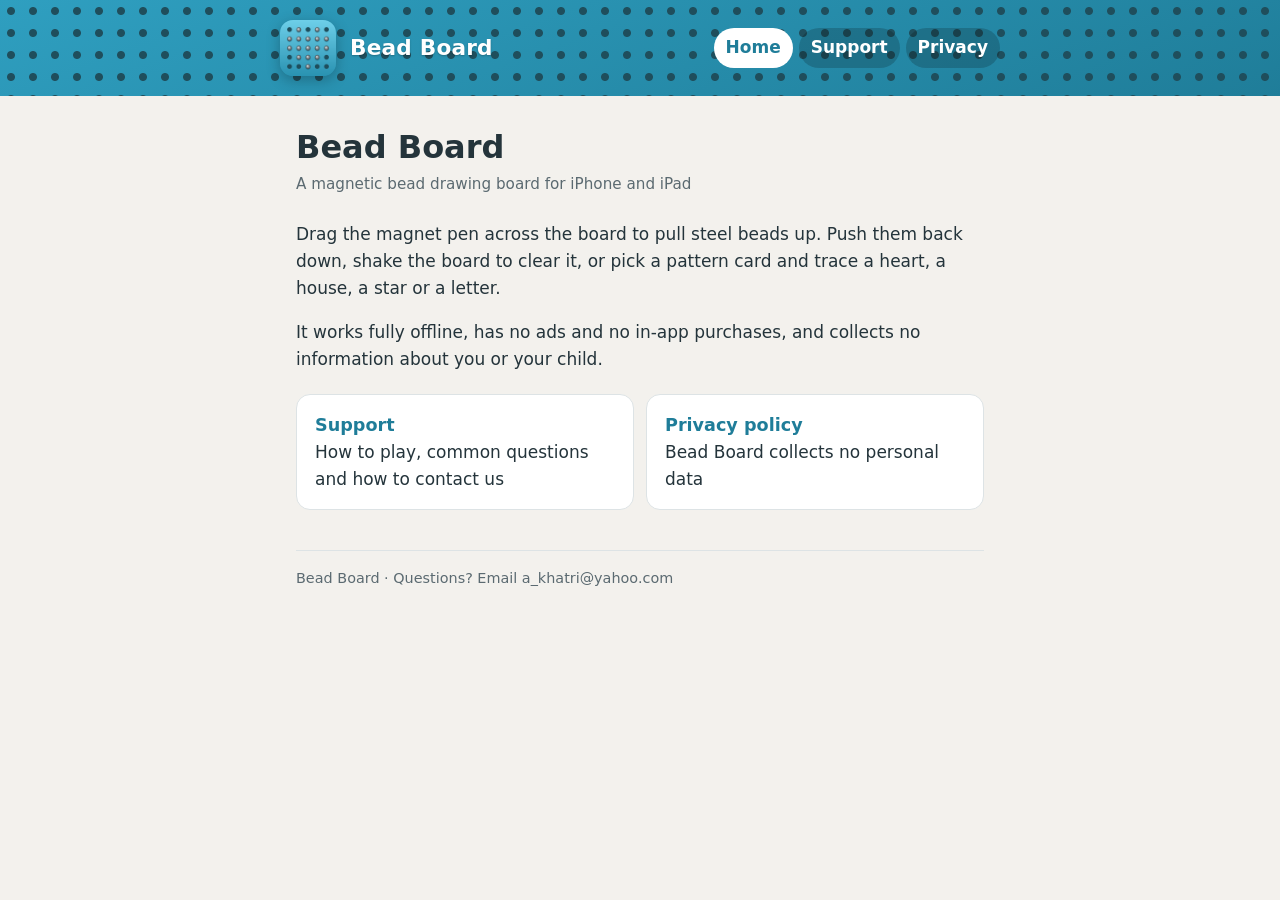
<file: index.html>
<!doctype html>
<html lang="en">
<head>
<meta charset="utf-8">
<meta name="viewport" content="width=device-width, initial-scale=1, viewport-fit=cover">
<title>Bead Board</title>
<meta name="description" content="Bead Board is a magnetic bead drawing board for iPhone and iPad.">
<link rel="icon" href="icon.png">
<link rel="stylesheet" href="style.css">
</head>
<body>
<header class="band"><div class="band-in">
  <img src="icon.png" alt="" width="56" height="56">
  <span class="name">Bead Board</span>
  <nav aria-label="Site">
    <a href="index.html" aria-current="page">Home</a>
    <a href="support.html">Support</a>
    <a href="privacy.html">Privacy</a>
  </nav>
</div></header>
<main>
  <h1>Bead Board</h1>
  <p class="meta">A magnetic bead drawing board for iPhone and iPad</p>
  <p>Drag the magnet pen across the board to pull steel beads up. Push them back down, shake the board to clear it, or pick a pattern card and trace a heart, a house, a star or a letter.</p>
  <p>It works fully offline, has no ads and no in-app purchases, and collects no information about you or your child.</p>
  <div class="cards">
    <a href="support.html"><strong>Support</strong>How to play, common questions and how to contact us</a>
    <a href="privacy.html"><strong>Privacy policy</strong>Bead Board collects no personal data</a>
  </div>
  <footer>Bead Board · Questions? Email <span class="addr-inline">a_khatri@yahoo.com</span></footer>
</main>
</body>
</html>
</file>
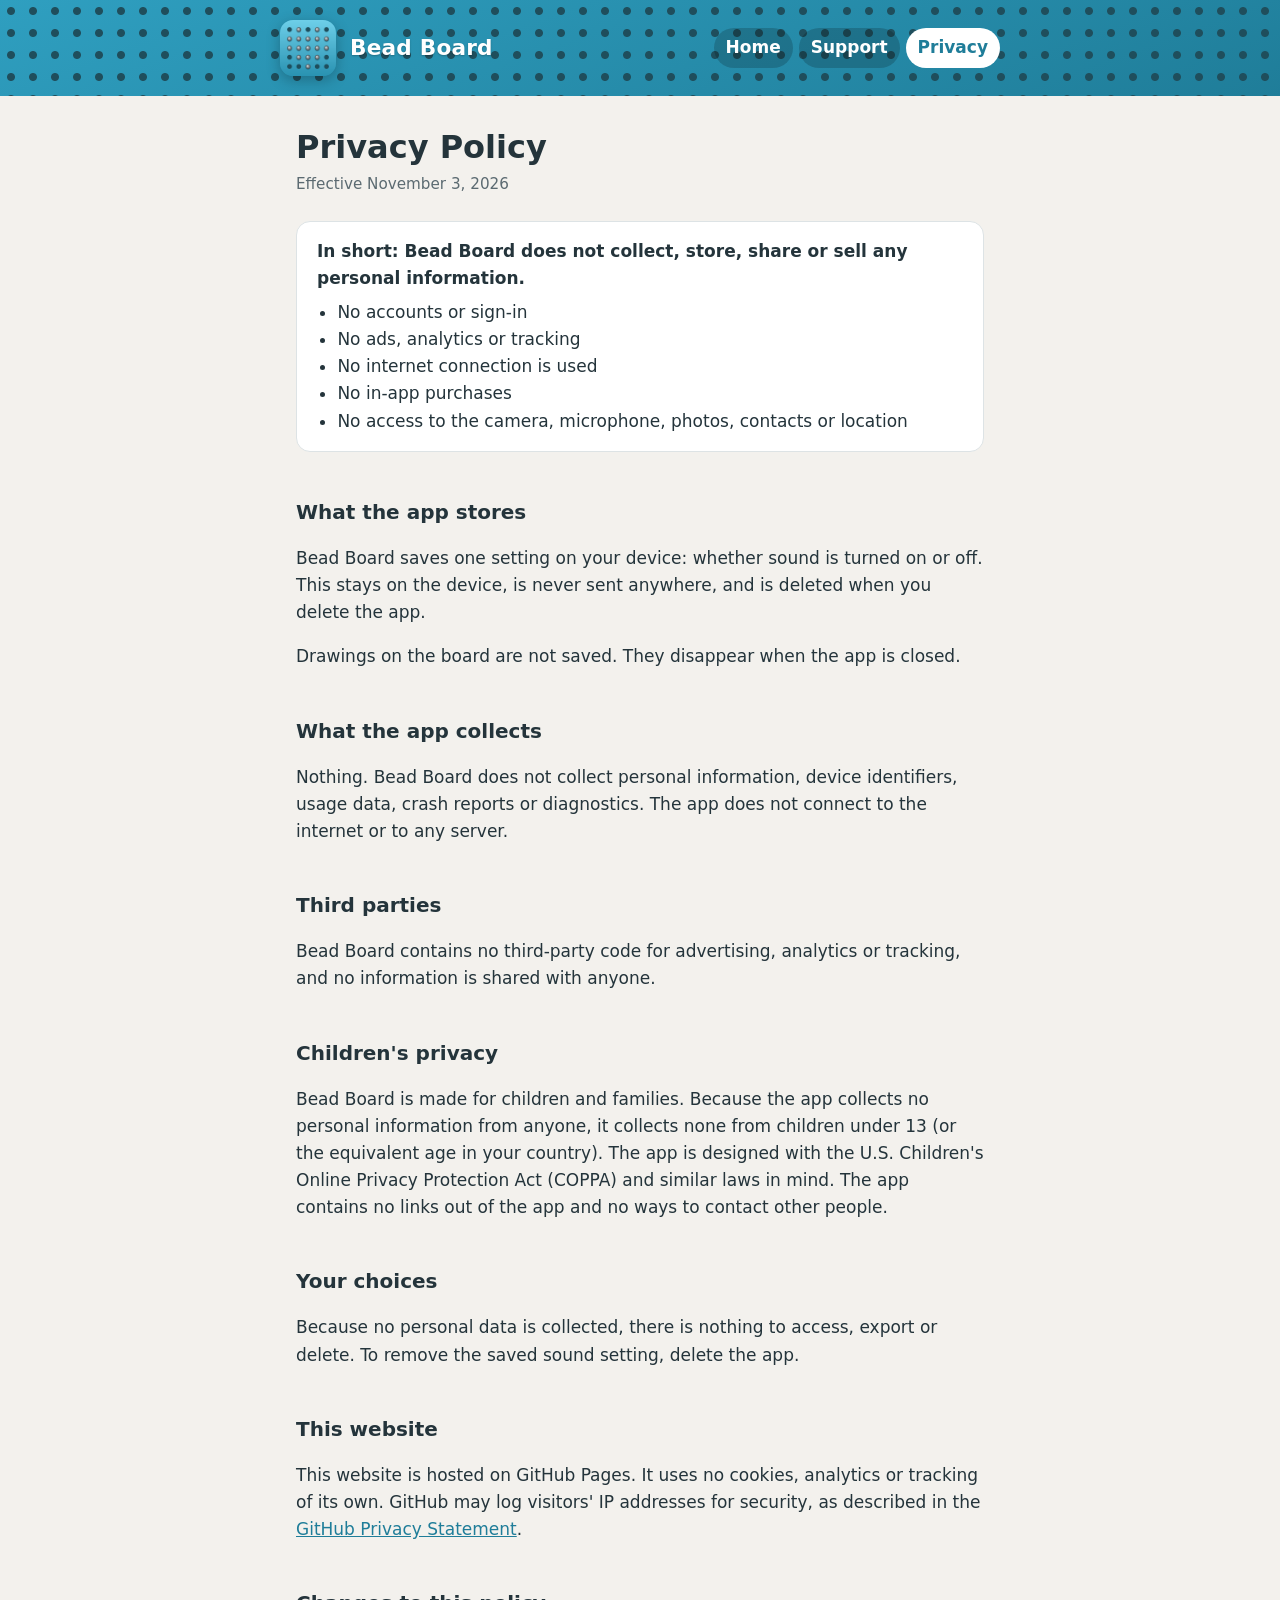
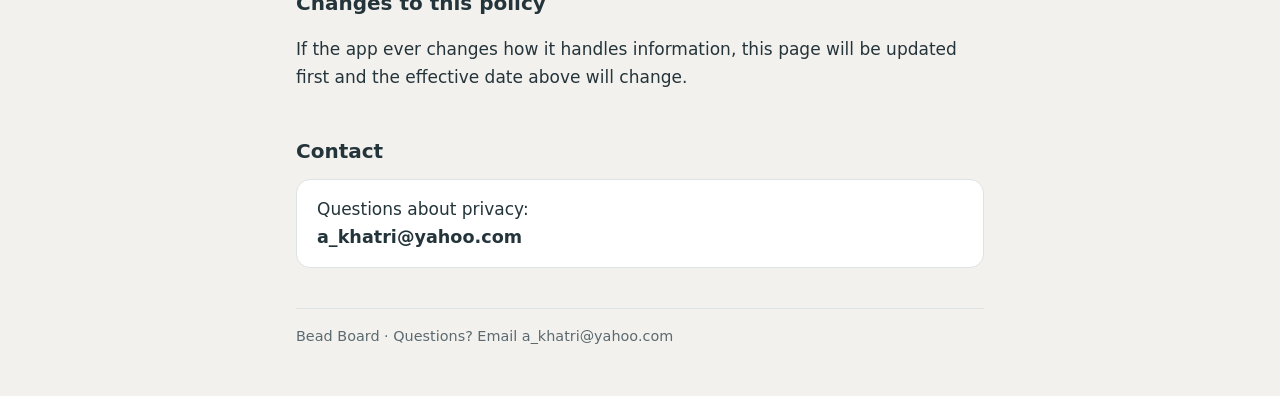
<file: privacy.html>
<!doctype html>
<html lang="en">
<head>
<meta charset="utf-8">
<meta name="viewport" content="width=device-width, initial-scale=1, viewport-fit=cover">
<title>Bead Board Privacy Policy</title>
<meta name="description" content="Bead Board collects no personal data. It has no accounts, ads, tracking or internet access.">
<link rel="icon" href="icon.png">
<link rel="stylesheet" href="style.css">
</head>
<body>
<header class="band"><div class="band-in">
  <img src="icon.png" alt="" width="56" height="56">
  <span class="name">Bead Board</span>
  <nav aria-label="Site">
    <a href="index.html">Home</a>
    <a href="support.html">Support</a>
    <a href="privacy.html" aria-current="page">Privacy</a>
  </nav>
</div></header>
<main>
  <h1>Privacy Policy</h1>
  <p class="meta">Effective November 3, 2026</p>

  <div class="summary">
    <strong>In short: Bead Board does not collect, store, share or sell any personal information.</strong>
    <ul>
      <li>No accounts or sign-in</li>
      <li>No ads, analytics or tracking</li>
      <li>No internet connection is used</li>
      <li>No in-app purchases</li>
      <li>No access to the camera, microphone, photos, contacts or location</li>
    </ul>
  </div>

  <h2>What the app stores</h2>
  <p>Bead Board saves one setting on your device: whether sound is turned on or off. This stays on the device, is never sent anywhere, and is deleted when you delete the app.</p>
  <p>Drawings on the board are not saved. They disappear when the app is closed.</p>

  <h2>What the app collects</h2>
  <p>Nothing. Bead Board does not collect personal information, device identifiers, usage data, crash reports or diagnostics. The app does not connect to the internet or to any server.</p>

  <h2>Third parties</h2>
  <p>Bead Board contains no third-party code for advertising, analytics or tracking, and no information is shared with anyone.</p>

  <h2>Children's privacy</h2>
  <p>Bead Board is made for children and families. Because the app collects no personal information from anyone, it collects none from children under 13 (or the equivalent age in your country). The app is designed with the U.S. Children's Online Privacy Protection Act (COPPA) and similar laws in mind. The app contains no links out of the app and no ways to contact other people.</p>

  <h2>Your choices</h2>
  <p>Because no personal data is collected, there is nothing to access, export or delete. To remove the saved sound setting, delete the app.</p>

  <h2>This website</h2>
  <p>This website is hosted on GitHub Pages. It uses no cookies, analytics or tracking of its own. GitHub may log visitors' IP addresses for security, as described in the <a href="https://docs.github.com/en/site-policy/privacy-policies/github-general-privacy-statement">GitHub Privacy Statement</a>.</p>

  <h2>Changes to this policy</h2>
  <p>If the app ever changes how it handles information, this page will be updated first and the effective date above will change.</p>

  <h2>Contact</h2>
  <div class="contact">
    Questions about privacy:<br>
    <span class="addr">a_khatri@yahoo.com</span>
  </div>
  <footer>Bead Board · Questions? Email <span class="addr-inline">a_khatri@yahoo.com</span></footer>
</main>
</body>
</html>
</file>
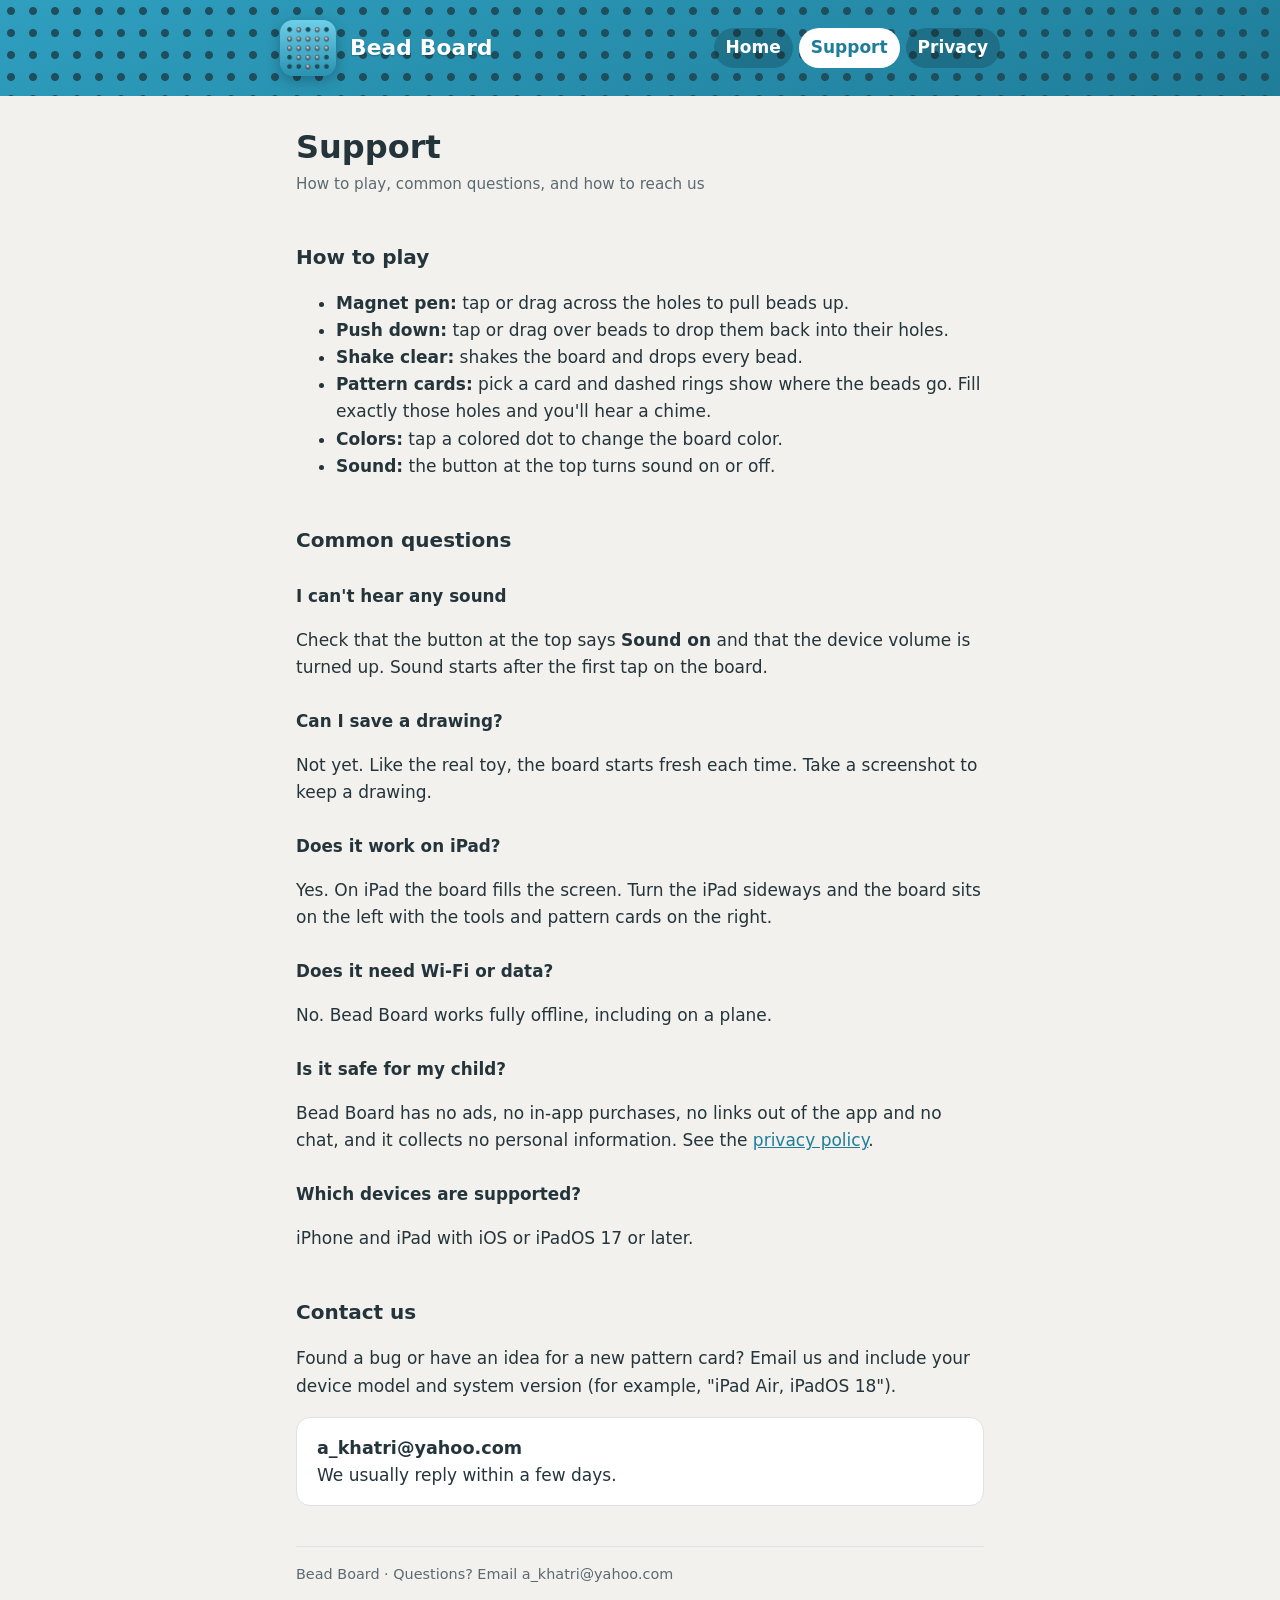
<file: support.html>
<!doctype html>
<html lang="en">
<head>
<meta charset="utf-8">
<meta name="viewport" content="width=device-width, initial-scale=1, viewport-fit=cover">
<title>Bead Board Support</title>
<meta name="description" content="How to play Bead Board, answers to common questions, and how to get help.">
<link rel="icon" href="icon.png">
<link rel="stylesheet" href="style.css">
</head>
<body>
<header class="band"><div class="band-in">
  <img src="icon.png" alt="" width="56" height="56">
  <span class="name">Bead Board</span>
  <nav aria-label="Site">
    <a href="index.html">Home</a>
    <a href="support.html" aria-current="page">Support</a>
    <a href="privacy.html">Privacy</a>
  </nav>
</div></header>
<main>
  <h1>Support</h1>
  <p class="meta">How to play, common questions, and how to reach us</p>

  <h2>How to play</h2>
  <ul>
    <li><strong>Magnet pen:</strong> tap or drag across the holes to pull beads up.</li>
    <li><strong>Push down:</strong> tap or drag over beads to drop them back into their holes.</li>
    <li><strong>Shake clear:</strong> shakes the board and drops every bead.</li>
    <li><strong>Pattern cards:</strong> pick a card and dashed rings show where the beads go. Fill exactly those holes and you'll hear a chime.</li>
    <li><strong>Colors:</strong> tap a colored dot to change the board color.</li>
    <li><strong>Sound:</strong> the button at the top turns sound on or off.</li>
  </ul>

  <h2>Common questions</h2>

  <h3>I can't hear any sound</h3>
  <p>Check that the button at the top says <strong>Sound on</strong> and that the device volume is turned up. Sound starts after the first tap on the board.</p>

  <h3>Can I save a drawing?</h3>
  <p>Not yet. Like the real toy, the board starts fresh each time. Take a screenshot to keep a drawing.</p>

  <h3>Does it work on iPad?</h3>
  <p>Yes. On iPad the board fills the screen. Turn the iPad sideways and the board sits on the left with the tools and pattern cards on the right.</p>

  <h3>Does it need Wi-Fi or data?</h3>
  <p>No. Bead Board works fully offline, including on a plane.</p>

  <h3>Is it safe for my child?</h3>
  <p>Bead Board has no ads, no in-app purchases, no links out of the app and no chat, and it collects no personal information. See the <a href="privacy.html">privacy policy</a>.</p>

  <h3>Which devices are supported?</h3>
  <p>iPhone and iPad with iOS or iPadOS 17 or later.</p>

  <h2>Contact us</h2>
  <p>Found a bug or have an idea for a new pattern card? Email us and include your device model and system version (for example, "iPad Air, iPadOS 18").</p>
  <div class="contact">
    <span class="addr">a_khatri@yahoo.com</span><br>
    We usually reply within a few days.
  </div>
  <footer>Bead Board · Questions? Email <span class="addr-inline">a_khatri@yahoo.com</span></footer>
</main>
</body>
</html>
</file>
<file: style.css>
/* Layout: one narrow reading column under a board-blue header band dotted like the toy's holes */
:root{
  --bg:#f3f1ed;
  --surface:#ffffff;
  --ink:#24343b;
  --muted:#5b6a71;
  --board:#2f9fc0;
  --board-deep:#1f7d99;
  --hole:#1f4e5c;
  --line:#dde3e5;
  --font:ui-rounded, "SF Pro Rounded", "Arial Rounded MT Bold", system-ui, -apple-system, "Segoe UI", Roboto, sans-serif;
}
@media (prefers-color-scheme: dark){
  :root{
    --bg:#121a1d;
    --surface:#1a2428;
    --ink:#e6eef0;
    --muted:#9fb0b6;
    --board:#2a8fae;
    --board-deep:#1c6f88;
    --hole:#0e2f38;
    --line:#2b393e;
    color-scheme:dark;
  }
}
*{box-sizing:border-box}
html{-webkit-text-size-adjust:100%}
body{margin:0;background:var(--bg);color:var(--ink);font:17px/1.6 var(--font)}
a{color:var(--board-deep)}
@media (prefers-color-scheme: dark){a{color:#7fd3ec}}
a:focus-visible{outline:3px solid var(--board);outline-offset:2px;border-radius:4px}

.band{
  background:
    radial-gradient(circle, var(--hole) 0 3.5px, transparent 4.5px) 0 0/22px 22px,
    linear-gradient(160deg, var(--board), var(--board-deep));
  color:#fff;
  padding-left:max(16px, env(safe-area-inset-left, 0px));
  padding-right:max(16px, env(safe-area-inset-right, 0px));
  padding-block:20px;
}
.band-in{max-width:720px;margin:0 auto;display:flex;align-items:center;gap:14px;flex-wrap:wrap}
.band img{width:56px;height:56px;border-radius:13px;box-shadow:0 4px 14px rgba(0,0,0,.25)}
.band .name{font-weight:800;font-size:1.35rem;letter-spacing:.01em;text-shadow:0 1px 2px rgba(0,0,0,.25)}
.band nav{margin-left:auto;display:flex;gap:6px;flex-wrap:wrap}
.band nav a{color:#fff;text-decoration:none;font-weight:700;padding:6px 12px;border-radius:999px;background:rgba(0,0,0,.18)}
.band nav a[aria-current="page"]{background:#fff;color:var(--board-deep)}

main{
  max-width:720px;margin:0 auto;
  padding-left:max(16px, env(safe-area-inset-left, 0px));
  padding-right:max(16px, env(safe-area-inset-right, 0px));
  padding-block:32px 48px;
}
h1{font-size:2rem;line-height:1.2;margin:0 0 6px;text-wrap:balance}
h2{font-size:1.25rem;margin:2.2em 0 .4em;text-wrap:balance}
h3{font-size:1.05rem;margin:1.6em 0 .2em}
p,li{max-width:65ch}
.meta{color:var(--muted);margin:0 0 24px;font-size:.95rem}
.summary{
  background:var(--surface);border:1px solid var(--line);border-radius:14px;
  padding:16px 20px;margin:20px 0 8px;
}
.summary ul{margin:.4em 0 0;padding-left:1.2em}
.contact{
  background:var(--surface);border:1px solid var(--line);border-radius:14px;
  padding:16px 20px;margin-top:12px;
}
.contact .addr{font-weight:800;font-size:1.1rem;word-break:break-all;user-select:all}
.cards{display:grid;grid-template-columns:repeat(auto-fit,minmax(220px,1fr));gap:12px;margin-top:20px}
.cards a{
  display:block;text-decoration:none;color:var(--ink);background:var(--surface);
  border:1px solid var(--line);border-radius:14px;padding:16px 18px;
}
.cards a strong{display:block;font-size:1.1rem;color:var(--board-deep)}
@media (prefers-color-scheme: dark){.cards a strong{color:#7fd3ec}}
footer{color:var(--muted);font-size:.9rem;border-top:1px solid var(--line);margin-top:40px;padding-top:16px}
</file>
